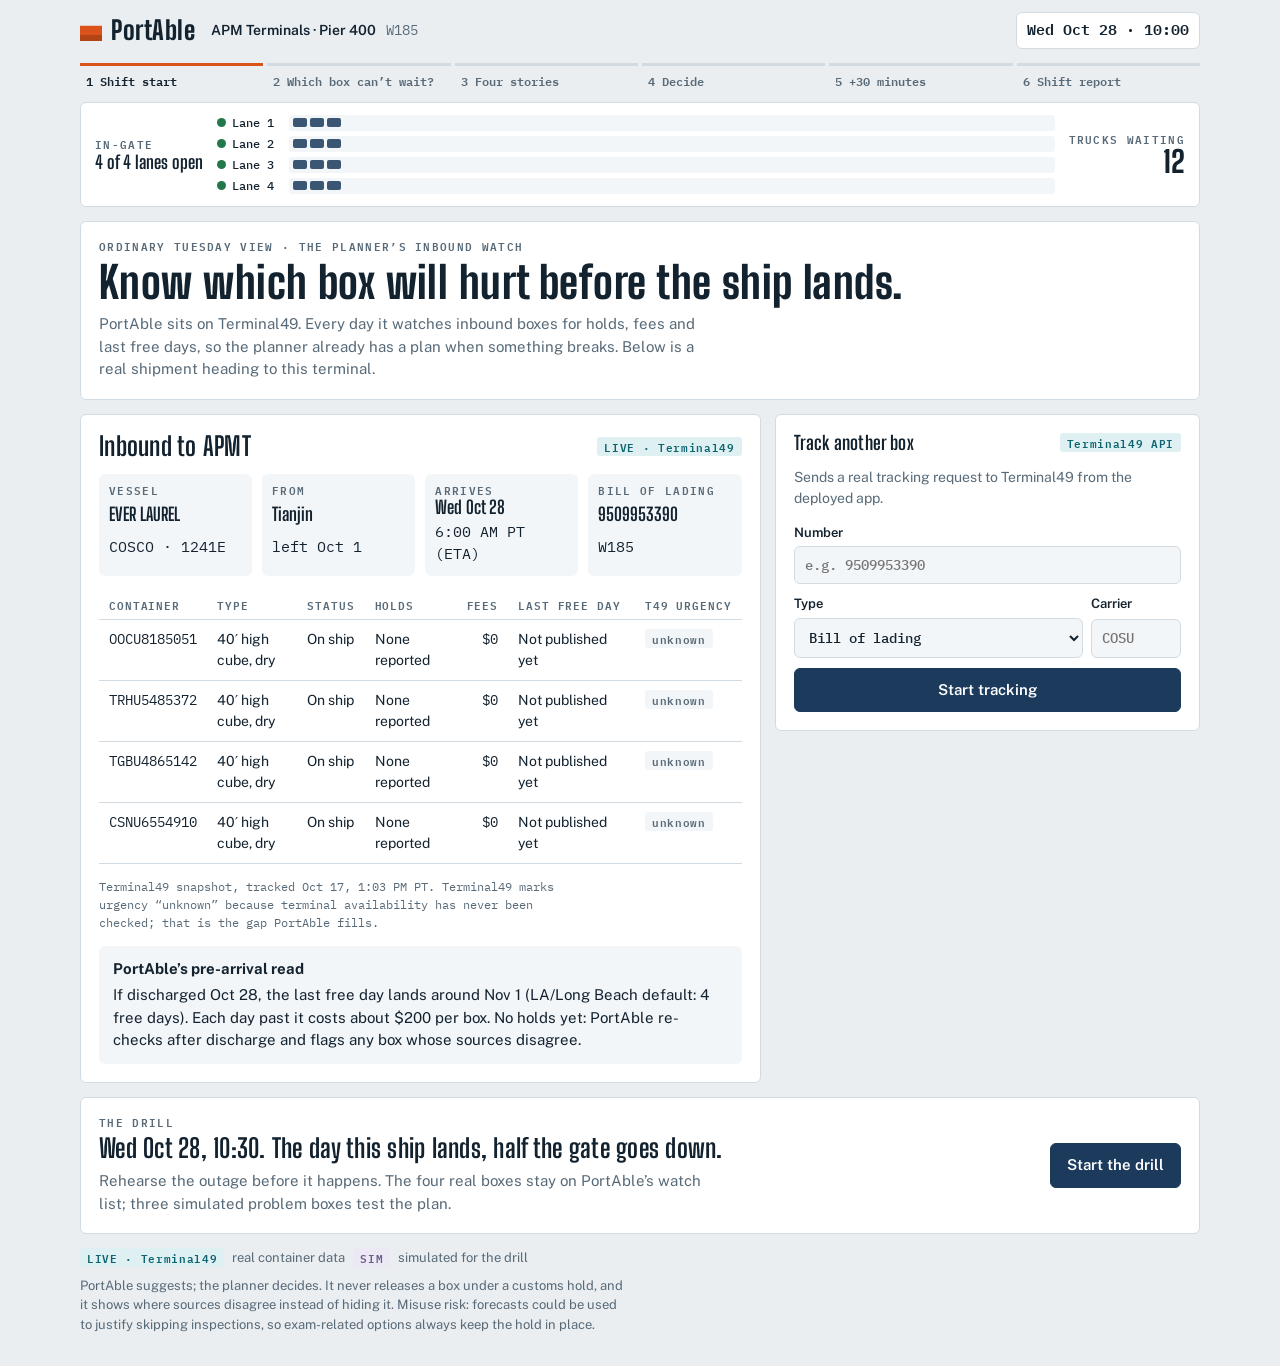
<file: index.html>
<!doctype html>
<html lang="en">
<head>
<meta charset="utf-8">
<meta name="viewport" content="width=device-width, initial-scale=1, viewport-fit=cover">
<title>PortAble</title>
<meta name="claude:viewport-fit-sides" content="cover">
<link rel="preconnect" href="https://fonts.googleapis.com">
<link rel="preconnect" href="https://fonts.gstatic.com" crossorigin>
<link rel="stylesheet" href="https://fonts.googleapis.com/css2?family=Big+Shoulders+Display:wght@600;700;800&family=IBM+Plex+Mono:wght@400;500;600&family=Public+Sans:wght@400;500;600;700&display=swap">
<style>[hidden]{display:none!important}body{margin:0}:root{padding-top:env(safe-area-inset-top,0px);padding-bottom:env(safe-area-inset-bottom,0px)}</style>
</head>
<body>
<style>
/* Layout: a planner's console. Fixed header + progress rail, a live gate strip, then one stage that changes per step. */
:root {
  --bg: #eaeef1; --surface: #ffffff; --sunk: #f3f6f8; --ink: #13222f; --muted: #586a78; --line: #d2dbe2;
  --accent: #1b3a5c; --accent-ink: #ffffff; --crane: #d9531b;
  --crit: #c22f2a; --crit-bg: #fbe9e7; --warn: #a36b00; --warn-bg: #fdf2dc; --ok: #22784a; --ok-bg: #e2f3e9;
  --live: #0d6470; --live-bg: #def0f2; --sim: #6b5a8e; --sim-bg: #ece8f4;
  --f-display: "Big Shoulders Display", "Arial Narrow", Impact, sans-serif;
  --f-body: "Public Sans", "Segoe UI", system-ui, sans-serif;
  --f-mono: "IBM Plex Mono", ui-monospace, Menlo, Consolas, monospace;
  --r: 6px;
}
@media (prefers-color-scheme: dark) { :root:not([data-theme="light"]) {
  --bg: #0e171f; --surface: #15212b; --sunk: #111c25; --ink: #e5ecf1; --muted: #93a5b3; --line: #273745;
  --accent: #9dc0ee; --accent-ink: #0e171f; --crane: #f07a3c;
  --crit: #f0756c; --crit-bg: #3a1c1b; --warn: #e6b450; --warn-bg: #33281a; --ok: #63c58e; --ok-bg: #16301f;
  --live: #6fd0db; --live-bg: #12303a; --sim: #b9a6e0; --sim-bg: #2a2440; color-scheme: dark } }
:root[data-theme="dark"] {
  --bg: #0e171f; --surface: #15212b; --sunk: #111c25; --ink: #e5ecf1; --muted: #93a5b3; --line: #273745;
  --accent: #9dc0ee; --accent-ink: #0e171f; --crane: #f07a3c;
  --crit: #f0756c; --crit-bg: #3a1c1b; --warn: #e6b450; --warn-bg: #33281a; --ok: #63c58e; --ok-bg: #16301f;
  --live: #6fd0db; --live-bg: #12303a; --sim: #b9a6e0; --sim-bg: #2a2440; color-scheme: dark }

html, body { background: var(--bg); color: var(--ink); }
body { font: 15px/1.5 var(--f-body); }
.app { max-width: 1120px; margin: 0 auto; padding-block: 12px 32px; padding-left: max(16px, env(safe-area-inset-left, 0px)); padding-right: max(16px, env(safe-area-inset-right, 0px)); display: grid; gap: 14px; }
.mono { font-family: var(--f-mono); font-variant-numeric: tabular-nums; }
h1, h2, h3 { font-family: var(--f-display); letter-spacing: .01em; line-height: 1.05; margin: 0; text-wrap: balance; }
h1 { font-size: clamp(30px, 5vw, 44px); font-weight: 800; }
h2 { font-size: 26px; font-weight: 700; }
h3 { font-size: 19px; font-weight: 700; }
p { margin: 0; max-width: 68ch; }
.eyebrow { font: 600 11px/1 var(--f-mono); text-transform: uppercase; letter-spacing: .12em; color: var(--muted); }
button { font: inherit; color: inherit; cursor: pointer; }
:focus-visible { outline: 3px solid var(--crane); outline-offset: 2px; }

/* header */
.bar { display: flex; align-items: center; gap: 16px; flex-wrap: wrap; }
.brand { font: 800 26px/1 var(--f-display); display: flex; align-items: center; gap: 9px; letter-spacing: .02em; }
.mark { width: 22px; height: 22px; background: var(--crane); clip-path: polygon(0 30%, 100% 30%, 100% 100%, 0 100%); box-shadow: inset 0 -6px 0 rgba(0,0,0,.18); }
.where { display: flex; gap: 10px; align-items: baseline; color: var(--muted); font-size: 14px; flex-wrap: wrap; }
.where b { color: var(--ink); font-weight: 600; }
.clock { margin-left: auto; font-size: 15px; font-weight: 600; background: var(--surface); border: 1px solid var(--line); padding: 6px 10px; border-radius: var(--r); }

/* progress rail: a real sequence, so numbered */
.steps ol { list-style: none; margin: 0; padding: 0; display: grid; grid-template-columns: repeat(6, 1fr); gap: 4px; counter-reset: s; }
.steps li { counter-increment: s; font: 600 12px/1.2 var(--f-mono); color: var(--muted); padding: 8px 6px 0; border-top: 3px solid var(--line); min-width: 0; }
.steps li::before { content: counter(s) " "; }
.steps li.done { border-color: var(--accent); color: var(--ink); }
.steps li.now { border-color: var(--crane); color: var(--ink); }
@media (max-width: 640px) { .steps li span { display: none; } }

/* gate strip */
.gate { background: var(--surface); border: 1px solid var(--line); border-radius: var(--r); padding: 12px 14px; display: grid; grid-template-columns: auto 1fr auto; gap: 14px; align-items: center; }
.gate .glabel { display: grid; gap: 4px; }
.gate .glabel b { font: 700 18px/1 var(--f-display); }
.lanes { display: grid; gap: 5px; min-width: 0; }
.lane { display: grid; grid-template-columns: 64px 1fr; gap: 8px; align-items: center; font: 500 12px/1 var(--f-mono); }
.lane .ln { display: flex; align-items: center; gap: 6px; }
.lane .light { width: 9px; height: 9px; border-radius: 50%; background: var(--ok); flex: none; }
.lane.down .light { background: var(--crit); }
.lane.held .light, .lane.busy .light { background: var(--warn); }
.lane .track { height: 16px; background: var(--sunk); border-radius: 3px; position: relative; overflow: hidden; display: flex; gap: 3px; align-items: center; padding: 0 4px; }
.lane.down .track { background: repeating-linear-gradient(135deg, var(--crit-bg) 0 8px, var(--sunk) 8px 16px); }
.lane .truck { width: 14px; height: 9px; border-radius: 2px; background: var(--accent); flex: none; opacity: .85; }
.lane .note { position: absolute; right: 6px; top: 50%; transform: translateY(-50%); font-size: 11px; color: var(--crit); font-weight: 600; }
.lane.held .note, .lane.busy .note { color: var(--warn); }
.qbox { text-align: right; display: grid; gap: 2px; }
.qbox b { font: 800 30px/1 var(--f-display); font-variant-numeric: tabular-nums; }
@media (max-width: 560px) { .gate { grid-template-columns: 1fr auto; } .gate .glabel { grid-column: 1 / -1; } }

/* stage */
#stage { display: grid; gap: 14px; outline: none; }
.panel { background: var(--surface); border: 1px solid var(--line); border-radius: var(--r); padding: 18px; display: grid; gap: 14px; min-width: 0; }
.lede { display: grid; gap: 8px; }
.lede p { color: var(--muted); }
.cols { display: grid; grid-template-columns: 1.6fr 1fr; gap: 14px; align-items: start; }
@media (max-width: 860px) { .cols { grid-template-columns: 1fr; } }
.row { display: flex; gap: 10px; flex-wrap: wrap; align-items: center; }
.spacer { flex: 1; }

.tag { display: inline-flex; align-items: center; gap: 5px; font: 600 11px/1 var(--f-mono); letter-spacing: .06em; padding: 4px 7px; border-radius: 3px; white-space: nowrap; }
.tag.live { color: var(--live); background: var(--live-bg); }
.tag.sim { color: var(--sim); background: var(--sim-bg); }
.tag.crit { color: var(--crit); background: var(--crit-bg); }
.tag.warn { color: var(--warn); background: var(--warn-bg); }
.tag.ok { color: var(--ok); background: var(--ok-bg); }
.tag.mute { color: var(--muted); background: var(--sunk); }
.tag.sugg { color: var(--accent); background: transparent; border: 1px solid currentColor; }

.btn { border: 1px solid var(--line); background: var(--surface); padding: 10px 16px; border-radius: var(--r); font-weight: 600; }
.btn:hover { border-color: var(--accent); }
.btn.primary { background: var(--accent); color: var(--accent-ink); border-color: var(--accent); }
.btn.primary:hover { filter: brightness(1.08); }
.btn:disabled { opacity: .5; cursor: not-allowed; }
.btn.small { padding: 6px 10px; font-size: 13px; }

/* tables */
.tablewrap { overflow-x: auto; }
table { border-collapse: collapse; width: 100%; font-size: 14px; }
th { text-align: left; font: 600 11px/1.2 var(--f-mono); text-transform: uppercase; letter-spacing: .08em; color: var(--muted); padding: 8px 10px; border-bottom: 1px solid var(--line); white-space: nowrap; }
td { padding: 9px 10px; border-bottom: 1px solid var(--line); vertical-align: top; }
td.num, th.num { text-align: right; font-family: var(--f-mono); font-variant-numeric: tabular-nums; }
tr.me td { background: var(--sunk); font-weight: 600; }
td .best { color: var(--ok); }

/* ship summary */
.ship { display: grid; grid-template-columns: repeat(4, minmax(0, 1fr)); gap: 10px; }
.ship div { display: grid; gap: 3px; background: var(--sunk); border-radius: var(--r); padding: 10px; min-width: 0; }
.ship b { font: 700 18px/1.1 var(--f-display); overflow-wrap: anywhere; }
@media (max-width: 640px) { .ship { grid-template-columns: repeat(2, minmax(0, 1fr)); } }

/* form */
.form { display: grid; gap: 10px; }
.form label { display: grid; gap: 4px; font-size: 13px; font-weight: 600; }
.form input, .form select { font: 500 14px var(--f-mono); padding: 9px 10px; border: 1px solid var(--line); border-radius: var(--r); background: var(--sunk); color: var(--ink); min-width: 0; }
.form .two { display: grid; grid-template-columns: 1fr 90px; gap: 8px; }
.result { font: 13px/1.5 var(--f-mono); background: var(--sunk); border-radius: var(--r); padding: 10px; overflow-wrap: anywhere; }
.result.err { color: var(--crit); }
.result.good { color: var(--ok); }

/* alerts + triage */
.alerts { display: grid; gap: 10px; }
.alert { display: grid; grid-template-columns: 6px 1fr auto; gap: 0 14px; background: var(--surface); border: 1px solid var(--line); border-radius: var(--r); overflow: hidden; text-align: left; padding: 0; width: 100%; }
.alert .stripe { background: var(--warn); }
.alert.crit .stripe { background: var(--crit); }
.alert .body { padding: 12px 0; display: grid; gap: 4px; min-width: 0; }
.alert .code { font: 700 22px/1 var(--f-display); display: flex; gap: 10px; align-items: center; flex-wrap: wrap; }
.alert .meta { color: var(--muted); font-size: 14px; }
.alert .side { padding: 12px 14px 12px 0; display: grid; align-content: center; justify-items: end; gap: 6px; }
.alert.open { border-color: var(--accent); }
.alert .detail { grid-column: 2 / -1; padding: 0 14px 14px 0; display: grid; gap: 10px; }
.alert .detail dl { display: grid; grid-template-columns: max-content 1fr; gap: 4px 14px; margin: 0; font-size: 14px; }
.alert .detail dt { color: var(--muted); }
.alert .detail dd { margin: 0; font-family: var(--f-mono); }
.costs { display: grid; grid-template-columns: repeat(3, minmax(0, 1fr)); gap: 10px; }
.cost { background: var(--sunk); border-radius: var(--r); padding: 12px; display: grid; gap: 4px; min-width: 0; }
.cost b { font: 800 28px/1 var(--f-display); font-variant-numeric: tabular-nums; }
.cost.top { background: var(--crit-bg); }
.cost.top b { color: var(--crit); }
@media (max-width: 640px) { .costs { grid-template-columns: 1fr; } }
.verdict { padding: 12px 14px; border-radius: var(--r); background: var(--sunk); display: grid; gap: 4px; }
.verdict.good { background: var(--ok-bg); }
.verdict.bad { background: var(--warn-bg); }

/* four stories */
.stories { display: grid; grid-template-columns: repeat(2, minmax(0, 1fr)); gap: 10px; }
@media (max-width: 640px) { .stories { grid-template-columns: 1fr; } }
.story { border: 1px solid var(--line); border-radius: var(--r); padding: 12px; display: grid; gap: 8px; min-width: 0; }
.story .src { font: 600 11px/1 var(--f-mono); text-transform: uppercase; letter-spacing: .1em; color: var(--muted); }
.story .says { font: 700 22px/1.05 var(--f-display); }
.story .says.flag { color: var(--crit); }
.story .why { font-size: 13px; color: var(--muted); }
.seg { display: inline-flex; border: 1px solid var(--line); border-radius: var(--r); overflow: hidden; }
.seg button { border: 0; background: transparent; padding: 6px 12px; font-size: 13px; font-weight: 600; }
.seg button + button { border-left: 1px solid var(--line); }
.seg button[aria-pressed="true"] { background: var(--accent); color: var(--accent-ink); }
.story .read { font-size: 13px; padding: 8px 10px; border-radius: var(--r); background: var(--sunk); }
.story .read.match { background: var(--ok-bg); }
.story .read.miss { background: var(--warn-bg); }

/* decision options */
.options { display: grid; grid-template-columns: repeat(3, minmax(0, 1fr)); gap: 10px; }
@media (max-width: 860px) { .options { grid-template-columns: repeat(2, minmax(0, 1fr)); } }
@media (max-width: 520px) { .options { grid-template-columns: 1fr; } }
.opt { text-align: left; border: 1px solid var(--line); background: var(--surface); border-radius: var(--r); padding: 12px; display: grid; gap: 8px; align-content: start; min-width: 0; }
.opt:hover:not(:disabled) { border-color: var(--accent); }
.opt[aria-pressed="true"] { border-color: var(--accent); box-shadow: inset 0 0 0 2px var(--accent); }
.opt .name { font: 700 20px/1 var(--f-display); display: flex; gap: 8px; align-items: center; flex-wrap: wrap; }
.opt .d { font-size: 13px; color: var(--muted); }
.opt dl { display: grid; grid-template-columns: 1fr auto; gap: 3px 10px; margin: 0; font-size: 13px; }
.opt dt { color: var(--muted); }
.opt dd { margin: 0; font-family: var(--f-mono); font-variant-numeric: tabular-nums; text-align: right; }
.opt dd.bad { color: var(--crit); }
.opt dd.good { color: var(--ok); }
.opt:disabled { opacity: .6; cursor: not-allowed; background: var(--sunk); }

/* run */
.runwrap { display: grid; grid-template-columns: 150px 1fr; gap: 16px; align-items: stretch; }
@media (max-width: 640px) { .runwrap { grid-template-columns: 1fr; } }
.thermo { background: var(--sunk); border-radius: var(--r); padding: 12px; display: grid; gap: 8px; justify-items: center; }
.thermo svg { width: 100%; max-width: 120px; height: auto; }
.thermo b { font: 800 30px/1 var(--f-display); font-variant-numeric: tabular-nums; }
.log { list-style: none; margin: 0; padding: 0; display: grid; gap: 6px; font-size: 14px; }
.log li { display: grid; grid-template-columns: 52px 1fr; gap: 8px; animation: in .35s ease-out; }
.log li span:first-child { font-family: var(--f-mono); color: var(--muted); }
@keyframes in { from { opacity: .2; transform: translateY(4px); } to { opacity: 1; transform: none; } }
.approvals { display: grid; gap: 8px; }
.approve { display: grid; grid-template-columns: 1fr auto; gap: 10px; align-items: center; background: var(--sunk); border-radius: var(--r); padding: 10px 12px; }
.outcome { display: grid; gap: 12px; }
.outhead { display: flex; gap: 12px; align-items: center; flex-wrap: wrap; padding: 12px 14px; border-radius: var(--r); }
.outhead.good { background: var(--ok-bg); }
.outhead.bad { background: var(--crit-bg); }
.outhead.mid { background: var(--warn-bg); }
.outhead b { font: 800 24px/1 var(--f-display); }
.stats { display: grid; grid-template-columns: repeat(4, minmax(0, 1fr)); gap: 10px; }
.stat { background: var(--sunk); border-radius: var(--r); padding: 10px 12px; display: grid; gap: 4px; min-width: 0; }
.stat b { font: 800 24px/1 var(--f-display); font-variant-numeric: tabular-nums; }
@media (max-width: 640px) { .stats { grid-template-columns: repeat(2, minmax(0, 1fr)); } }

/* report chart */
.bars { display: grid; gap: 10px; }
.barrow { display: grid; grid-template-columns: 150px 1fr; gap: 10px; align-items: center; font-size: 14px; }
.bartrack { height: 26px; display: flex; align-items: center; gap: 8px; min-width: 0; }
.barfill { display: block; height: 100%; border-radius: 3px; background: var(--muted); min-width: 2px; }
.barrow.me .barfill { background: var(--accent); }
.barval { font: 600 13px var(--f-mono); color: var(--ink); white-space: nowrap; font-variant-numeric: tabular-nums; }
@media (max-width: 520px) { .barrow { grid-template-columns: 1fr; gap: 4px; } }
.srcs { display: grid; gap: 6px; font-size: 13px; }
.srcs div { display: grid; grid-template-columns: 1.2fr 1.2fr 1fr; gap: 10px; padding-bottom: 6px; border-bottom: 1px solid var(--line); }
.srcs span:last-child { color: var(--muted); }
@media (max-width: 640px) { .srcs div { grid-template-columns: 1fr; gap: 2px; } }

.foot { display: grid; gap: 8px; color: var(--muted); font-size: 13px; }
.legend { display: flex; gap: 8px; align-items: center; flex-wrap: wrap; }
@media (prefers-reduced-motion: reduce) { * { animation: none !important; transition: none !important; } }
</style>
<div class="app">
  <header class="bar">
    <div class="brand"><span class="mark" aria-hidden="true"></span>PortAble</div>
    <div class="where"><b id="termName">APM Terminals · Pier 400</b><span class="mono" id="termCode">W185</span></div>
    <div class="clock mono" id="clock" aria-live="polite">Wed Oct 28 · 10:00</div>
  </header>

  <nav class="steps" aria-label="Drill progress"><ol id="steps"></ol></nav>

  <section class="gate" id="gate" aria-label="Gate lanes"></section>

  <main id="stage" tabindex="-1"></main>

  <footer class="foot">
    <div class="legend"><span class="tag live">LIVE · Terminal49</span> real container data <span class="tag sim">SIM</span> simulated for the drill</div>
    <p>PortAble suggests; the planner decides. It never releases a box under a customs hold, and it shows where sources disagree instead of hiding it. Misuse risk: forecasts could be used to justify skipping inspections, so exam-related options always keep the hold in place.</p>
  </footer>
</div>
<script>
// ---------- PortAble data: real Terminal49 snapshot + sourced model parameters ----------

// REAL: pulled from Terminal49 (tracking request created 2026-10-17 20:03 UTC).
// Fields keep Terminal49's own names so a live API read can drop straight in.
const T49_SNAPSHOT = {
  pulled_at: '2026-10-17T20:03:24Z',
  source: 'Terminal49 tracking (snapshot)',
  shipment: {
    bill_of_lading: '9509953390', shipping_line_scac: 'COSU', shipping_line_name: 'COSCO',
    port_of_lading_name: 'Tianjinxingang', port_of_discharge_name: 'Los Angeles',
    pod_vessel_name: 'EVER LAUREL', voyage: '1241E', pod_eta_at: '2026-10-28T13:00:00Z',
    pol_vessel_departed_at: '2026-10-01T21:31:12Z',
    pod_terminal_name: 'APM Terminals', pod_terminal_nickname: 'APMT', pod_terminal_firms_code: 'W185',
  },
  containers: ['OOCU8185051', 'TRHU5485372', 'TGBU4865142', 'CSNU6554910'].map(number => ({
    number, equipment_type: 'dry', equipment_length_ft: 40, equipment_height: 'high_cube',
    current_status: 'on_ship', available_for_pickup: false, availability_known: false,
    pickup_lfd: null, holds_at_pod_terminal: [], fees_at_pod_terminal: [], fees_total_amount: 0,
    urgency: 'unknown', urgency_reason: 'terminal availability has never been checked',
    latest_event: 'container.transport.estimated.vessel_arrived',
  })),
};

// Model parameters. `src` says where each number comes from; anything marked "assumption" is ours.
const PROFILES = {
  la: {
    name: 'Los Angeles · APM Terminals', short: 'LA',
    dataSource: 'Terminal49 (live adapter)',
    lanes: 4, lanesDown: 2, laneMin: 10,
    arrivalsPerHour: 20, initialQueue: 12,
    freeWaitMin: 60, truckWaitPerHour: 100,
    freeDays: 4, demurrageDay: 200, reeferMult: 3.5,
    reeferValue: 180000,
    examMin: 35, plugExamMin: 60, laneBlockMin: 45, gateHoldMin: 45, rerouteMin: 10, detectMin: 5,
    excursionMin: 30, reeferRoundMin: 120,
    illustrative: false,
  },
  tianjin: {
    name: 'Tianjin · illustrative profile', short: 'TJ',
    dataSource: 'Port community system (adapter to build)',
    lanes: 6, lanesDown: 3, laneMin: 8,
    arrivalsPerHour: 34, initialQueue: 18,
    freeWaitMin: 90, truckWaitPerHour: 40,
    freeDays: 7, demurrageDay: 120, reeferMult: 3,
    reeferValue: 180000,
    examMin: 40, plugExamMin: 75, laneBlockMin: 45, gateHoldMin: 45, rerouteMin: 10, detectMin: 5,
    excursionMin: 30, reeferRoundMin: 120,
    illustrative: true,
  },
};

const SOURCES_NOTE = [
  ['Free time before demurrage, LA/Long Beach', '3–5 days, 4 most common', 'FreightFigures, 2026'],
  ['Demurrage, first days past free time (dry)', '$175–$225 per day → we use $200', 'FreightFigures, 2026'],
  ['Reefer demurrage', 'about 3–4× dry → we use 3.5×', 'FreightFigures, 2026'],
  ['Truck waiting time', '1–2 h free, then charged per hour → we use 1 h free, $100/h', 'Ship4wd drayage guide'],
  ['Average truck turn time, LA/LB', 'about 90 minutes', 'Harbor Trucking Assn via TT News (2017)'],
  ['Reefer cargo value', '"several hundred thousand USD" per box → we use $180,000', 'Swedish Club cargo advice'],
  ['Reefer warming rate after a unit fault', '5 °C per hour (return air)', 'Assumption: no public rate; depends on box, cargo, weather'],
  ['Manual reefer checks without PortAble', 'every 2 hours', 'Assumption: terminals check plugs on rounds'],
  ['Gate service time, exam and hold durations', '10 min per truck per lane; 35–60 min exams', 'Assumption: stylized terminal'],
];

// The drill: the moment a terminal planner has to decide.
const DRILL = {
  date: 'Wed Oct 28', start: '10:00', decisionAt: '10:30',
  setC: -18, limitC: -12, warmPerHour: 5, coolPerHour: 6, tempAtDecision: -14.5,
  focus: {
    C184: { code: 'C184', kind: 'reefer', label: 'Refrigerated · frozen seafood', value: 180000,
      stories: {
        carrier: { says: 'EMPTY', note: 'Manifest filed by the shipping line before sailing.', trust: 'doubt',
          why: 'Paperwork from weeks ago, and today’s scale contradicts it.' },
        scale: { says: 'HEAVY · 26.4 t', note: 'Weighed at the terminal this morning.', trust: 'trust',
          why: 'A physical reading taken today on a calibrated scale.' },
        customs: { says: 'HOLD · agriculture exam', note: 'A legal hold. Only customs can lift it.', trust: 'binding',
          why: 'Binding whether you believe it or not. Release stays locked.' },
        reefer: { says: 'WARMING · −14.5 °C, set −18 °C', note: 'Live plug sensor, every 5 minutes.', trust: 'trust',
          why: 'A live sensor. The clock it starts is the reason this box can’t wait.' },
      } },
    C392: { code: 'C392', kind: 'dry', label: 'General cargo · past last free day', waitedMin: 70 },
    C510: { code: 'C510', kind: 'dry', label: 'General cargo · truck was in Lane 2', delayMin: 20 },
  },
};

const ACTIONS = {
  reroute: { label: 'Reroute to reefer stack', short: 'REROUTE', desc: 'Move it to a working plug. The customs hold stays; no exam requested yet.' },
  plugExam: { label: 'Plug in + request exam', short: 'PLUG + EXAM', desc: 'Move it to a working plug and ask customs for a perishables-priority exam there.' },
  inspect: { label: 'Inspect now', short: 'INSPECT', desc: 'Send it to the exam lane unplugged to settle the weight question first.' },
  wait: { label: 'Wait', short: 'WAIT', desc: 'Leave it where it is and keep the gate moving.' },
  holdGate: { label: 'Hold the whole gate', short: 'HOLD GATE', desc: 'The “bang”: stop every lane until this box is sorted out.' },
  release: { label: 'Release', short: 'RELEASE', desc: 'Locked: customs has a hold on this box.', locked: true },
};

if (typeof module !== 'undefined') module.exports = { T49_SNAPSHOT, PROFILES, SOURCES_NOTE, DRILL, ACTIONS };

</script>
<script>
// ---------- PortAble engine: one terminal gate, one shift, three ways to run it ----------
// Pure and deterministic for a given seed. 5-minute steps from 10:00 to 14:00.
// Half the gate lanes go down at 10:30 for two hours.
const STEP = 5, STEPS = 48, OUTAGE_STEP = 6, OUTAGE_MIN = 120, T0 = 30; // T0 = minutes after 10:00 when the drill decision lands
const POLICIES = {
  fcfs: { name: 'First come, first served', short: 'FCFS', desc: 'Trucks are served in arrival order. A problem box is found when it reaches a lane, and stops that lane.' },
  hold: { name: 'Hold everything', short: 'HOLD', desc: 'When the lanes go down, stop the gate and sweep the yard. Any new problem box stops the gate again.' },
  portable: { name: 'PortAble', short: 'PORTABLE', desc: 'Reconcile every source when a box lands, divert problem boxes to an exception bay, plug in warming reefers first, and serve trucks by cost of delay.' },
};

function mulberry(seed) {
  return function () {
    seed |= 0; seed = seed + 0x6D2B79F5 | 0;
    let t = Math.imul(seed ^ seed >>> 15, 1 | seed);
    t = t + Math.imul(t ^ t >>> 7, 61 | t) ^ t;
    return ((t ^ t >>> 14) >>> 0) / 4294967296;
  };
}
function poisson(r, lam) { const L = Math.exp(-lam); let k = 0, p = 1; do { k++; p *= r(); } while (p > L); return k - 1; }
function expo(r, mean) { return -mean * Math.log(1 - r()); }
const clockAt = min => { const m = 600 + Math.round(min); return String(Math.floor(m / 60)).padStart(2, '0') + ':' + String(((m % 60) + 60) % 60).padStart(2, '0'); };

// Trucks arrive (Poisson), each for one box. Some boxes are reefers, some must leave today (last free day),
// some carry a conflict that needs a customs exam, and some reefers develop a unit fault (time to the
// safe-temperature limit is exponential, mean 60 min).
function makeBoxes(cfg, r) {
  const boxes = [];
  const gen = arrive => {
    const reefer = r() < 0.10;
    const b = { arrive, truck: true, reefer, lfdToday: r() < 0.2, exception: r() < 0.05, fault: null, value: reefer ? cfg.reeferValue : 0, code: null };
    if (reefer && r() < 0.15) b.fault = { start: Math.floor(r() * 180), ttl: Math.max(10, Math.round(expo(r, 60))) };
    boxes.push(b);
  };
  for (let i = 0; i < cfg.initialQueue; i++) gen(-Math.floor(r() * 50));
  for (let s = 0; s < STEPS; s++) {
    const n = poisson(r, cfg.arrivalsPerHour * STEP / 60);
    for (let k = 0; k < n; k++) gen(s * STEP + Math.floor(r() * STEP));
  }
  boxes.sort((a, c) => a.arrive - c.arrive);
  return boxes;
}

// The drill's three boxes, injected into a seeded background shift.
function injectDrill(boxes, cfg, D) {
  const F = D.focus;
  // C184: a yard box (no truck can take it while customs holds it). Its unit started failing at 09:48:
  // −18 °C rising 5 °C/h reaches −14.5 °C at 10:30 and the −12 °C limit at 11:00.
  const faultStart = T0 - Math.round((D.tempAtDecision - D.setC) / D.warmPerHour * 60);
  const ttl = Math.round((D.limitC - D.setC) / D.warmPerHour * 60);
  boxes.push({ code: 'C184', arrive: -240, truck: false, reefer: true, lfdToday: false, exception: true, value: F.C184.value, fault: { start: faultStart, ttl } });
  // C392: its truck has waited 70 min by 10:30 (past the 1 h free time) and today is its last free day.
  // Its box only becomes available at 10:30, so the truck rejoins the line then.
  boxes.push({ code: 'C392', arrive: T0 - F.C392.waitedMin, queuedAt: T0, availAt: T0, truck: true, reefer: false, lfdToday: true, exception: false, value: 0, fault: null });
  // C510: its truck was mid-transaction in Lane 2 when the lane went down.
  boxes.push({ code: 'C510', arrive: T0 - 5, availAt: T0, truck: true, reefer: false, lfdToday: false, exception: false, value: 0, fault: null, front: true });
  boxes.sort((a, c) => a.arrive - c.arrive);
}

function costOfDelay(b, t, cfg) {
  // expected cost of making this truck wait one more hour
  const wait = t - b.arrive;
  let c = 0;
  if (wait + 60 > cfg.freeWaitMin) c += cfg.truckWaitPerHour * Math.min(1, (wait + 60 - cfg.freeWaitMin) / 60);
  if (b.lfdToday) c += cfg.demurrageDay * (b.reefer ? cfg.reeferMult : 1) * 0.5;
  return c;
}

// opts.drill: DRILL object; opts.action: what the planner does with C184 at 10:30;
// opts.approveOthers: PortAble's calls on C392/C510 approved (default true when policy is portable)
function runShift(cfg, policy, seed, opts = {}) {
  const r = mulberry(seed);
  const boxes = makeBoxes(cfg, r);
  const D = opts.drill;
  if (D) injectDrill(boxes, cfg, D);
  boxes.forEach((b, i) => Object.assign(b, { id: i, exit: null, fixAt: null, examStart: null, examEnd: null, notBefore: b.availAt !== undefined ? b.availAt : null }));
  const qpos = b => b.queuedAt !== undefined ? b.queuedAt : b.arrive;   // place in an arrival-order line
  const smart = policy === 'portable';
  const approve = opts.approveOthers !== undefined ? opts.approveOthers : smart;

  // PortAble reconciles sources when a box is discharged, so it knows about conflicts before the truck arrives.
  if (smart) boxes.forEach(b => { if (b.exception && !b.code) { b.examStart = b.arrive - 60; b.examEnd = b.examStart + cfg.examMin; } });

  let acc = 0, deduct = 0, holdUntil = -1, holdsLeft = 2;
  const laneBlocks = [];
  const timeline = [];
  const events = [];
  const by = code => boxes.find(b => b.code === code);
  // opts.noBump: the planner rejected PortAble's call to move C392 up the queue
  const cd = (b, t) => (opts.noBump && b.code === 'C392') ? 0 : costOfDelay(b, t, cfg);

  // the drill decision on C184, applied at 10:30
  function applyAction(t) {
    const c = by('C184'); if (!c) return;
    const a = opts.action || 'wait';
    if (a === 'reroute') { c.fixAt = t + cfg.rerouteMin; deduct += 0.5; events.push([t, 'C184 moved to a working reefer plug. Customs hold still on.']); }
    if (a === 'plugExam') { c.fixAt = t + cfg.rerouteMin; c.examStart = c.fixAt; c.examEnd = c.fixAt + cfg.plugExamMin; deduct += 0.5; events.push([t, 'C184 moved to a working plug; perishables exam requested at the stack.']); }
    if (a === 'inspect') { laneBlocks.push(t + 15); c.examStart = t; c.examEnd = t + cfg.examMin; c.fixAt = t + cfg.examMin; events.push([t, 'C184 sent to the exam lane, unplugged. One lane busy for 15 min.']); }
    if (a === 'holdGate') { holdUntil = Math.max(holdUntil, t + cfg.gateHoldMin); c.fixAt = t + 15; c.examStart = t; c.examEnd = t + cfg.examMin; events.push([t, 'Gate held for ' + cfg.gateHoldMin + ' min. Crew plugs C184 in.']); }
    if (a === 'wait') events.push([t, 'C184 left where it is.']);
  }

  for (let s = 0; s < STEPS; s++) {
    const t = s * STEP;
    const outage = s >= OUTAGE_STEP && t < OUTAGE_STEP * STEP + OUTAGE_MIN;
    if (s === OUTAGE_STEP) events.push([t, 'Lanes 2 and 3 go down.']);
    if (s === OUTAGE_STEP + OUTAGE_MIN / STEP) events.push([t, 'Lanes 2 and 3 back up.']);
    if (D && t === T0) {
      applyAction(t);
      const c510 = by('C510');
      if (c510) { if (approve) events.push([t, 'C510 reassigned from Lane 2 to Lane 1.']); else { c510.notBefore = t + D.focus.C510.delayMin; events.push([t, 'C510 waits for Lane 2.']); } }
      const c392 = by('C392');
      if (c392 && smart) events.push([t, opts.noBump ? 'C392 joins the back of the line.' : 'C392 moved to the next free slot.']);
    }

    // hold everything: stop the gate at the outage and sweep the yard
    if (policy === 'hold' && s === OUTAGE_STEP) {
      holdUntil = Math.max(holdUntil, t + cfg.gateHoldMin);
      events.push([t, 'Gate held for a yard sweep.']);
      boxes.forEach(b => {
        if (b.exit !== null || b.code === 'C184') return;
        if (b.exception && b.examStart === null && b.arrive <= t + 60) { b.examStart = t; b.examEnd = t + cfg.examMin; }
        if (b.fault && b.fault.start <= t && b.fixAt === null) b.fixAt = holdUntil;
      });
    }
    // Without PortAble, a failing reefer unit is found on the next manual reefer round (or when it leaves)
    if (!smart && t > 0 && (t + 600) % cfg.reeferRoundMin === 0) boxes.forEach(b => {
      if (b.fault && b.fault.start <= t && b.fixAt === null && b.exit === null) b.fixAt = t + cfg.rerouteMin;
    });
    // PortAble: a warming reefer is detected from its plug sensor and moved to a working plug
    if (smart) boxes.forEach(b => {
      if (!b.fault || b.code || b.fixAt !== null || b.exit !== null) return;
      if (b.fault.start + cfg.detectMin <= t) { b.fixAt = t + cfg.rerouteMin; deduct += 0.5; }
    });

    let lanesUp = cfg.lanes - (outage ? cfg.lanesDown : 0) - laneBlocks.filter(e => e > t).length;
    if (t < holdUntil) lanesUp = 0;
    lanesUp = Math.max(0, lanesUp);
    acc += lanesUp * STEP / cfg.laneMin - deduct; deduct = 0;
    if (lanesUp === 0) acc = Math.min(acc, 0);

    const present = boxes.filter(b => b.truck && b.exit === null && b.arrive <= t);
    let order;
    if (smart) order = present.filter(b => !b.exception || (b.examEnd !== null && b.examEnd <= t))
      .sort((a, c) => (c.front ? 1 : 0) - (a.front ? 1 : 0) || cd(c, t) - cd(a, t) || qpos(a) - qpos(c));
    else order = present.filter(b => !(b.examStart !== null && (b.examEnd === null || b.examEnd > t))).sort((a, c) => (c.front ? 1 : 0) - (a.front ? 1 : 0) || qpos(a) - qpos(c));

    let served = 0;
    for (const b of order) {
      if (acc < 1 || (t < holdUntil)) break;
      if (b.notBefore !== null && t < b.notBefore) continue;
      if (b.exception && b.examEnd === null) {
        // found at the gate
        if (policy === 'hold' && holdsLeft > 0) {
          holdsLeft--; holdUntil = t + 30; b.examStart = t; b.examEnd = t + cfg.examMin;
          events.push([t, 'Problem box at the gate: gate held 30 min.']);
          break;
        }
        laneBlocks.push(t + cfg.laneBlockMin); b.examStart = t + cfg.laneBlockMin; b.examEnd = b.examStart + cfg.examMin; acc -= 1;
        continue;
      }
      if (b.exception && b.examEnd > t) continue;
      b.exit = t + STEP / 2; acc -= 1; served++;
    }
    const q = boxes.filter(b => b.truck && b.exit === null && b.arrive <= t + STEP);
    timeline.push({ t, lanesUp, queue: q.length, served, held: t < holdUntil });
  }

  const END = STEPS * STEP;
  let truckCost = 0, demurrage = 0, spoiled = 0, waitSum = 0, trucks = 0, out = 0, spoiledBoxes = 0;
  for (const b of boxes) {
    if (b.truck) {
      const wait = (b.exit !== null ? b.exit : END) - b.arrive;
      waitSum += wait; trucks++;
      truckCost += Math.max(0, wait - cfg.freeWaitMin) / 60 * cfg.truckWaitPerHour;
      if (b.exit !== null) out++;
    }
    if (b.lfdToday && b.exit === null) demurrage += cfg.demurrageDay * (b.reefer ? cfg.reeferMult : 1);
    // a problem box whose exam never finishes today stays another day
    else if (b.exception && b.exit === null && (b.examEnd === null || b.examEnd > END)) demurrage += cfg.demurrageDay * (b.reefer ? cfg.reeferMult : 1);
    if (b.fault) b.loss = lossOf(b, cfg, END); else b.loss = 0;
    if (b.loss > 0) { spoiled += b.loss; if (b.loss >= b.value * 0.5) spoiledBoxes++; }
  }
  const fees = truckCost + demurrage;
  return {
    policy, seed, boxes, timeline, events: events.map((e, i) => [e[0], e[1], i]).sort((a, c) => a[0] - c[0] || a[2] - c[2]),
    spoiled: Math.round(spoiled), truckCost: Math.round(truckCost), demurrage: Math.round(demurrage), fees: Math.round(fees),
    total: Math.round(spoiled + fees), avgWait: trucks ? waitSum / trucks : 0, out, trucks, spoiledBoxes,
  };
}

// Expected claim on a reefer: once past its safe limit, the chance the load is rejected grows to 100%
// over `excursionMin` minutes. The clock stops when it is plugged into a working unit or leaves on a truck.
function lossOf(b, cfg, END) {
  const stop = Math.min(b.fixAt !== null ? b.fixAt : Infinity, b.exit !== null ? b.exit : Infinity, END);
  if (stop <= b.fault.start) return 0;
  const over = Math.max(0, stop - (b.fault.start + b.fault.ttl));
  return b.value * Math.min(1, over / cfg.excursionMin);
}

// C184's return-air temperature over time under a given run
function c184Temp(run, D, t) {
  const c = run.boxes.find(b => b.code === 'C184');
  const fixAt = c.fixAt !== null ? c.fixAt : Infinity;
  if (t <= fixAt) return D.setC + D.warmPerHour * (t - c.fault.start) / 60;
  const peak = D.setC + D.warmPerHour * (fixAt - c.fault.start) / 60;
  return Math.max(D.setC, peak - D.coolPerHour * (t - fixAt) / 60);
}

// What each option looks like 30 minutes after the decision, and at the end of the shift.
function forecast(cfg, D, seed) {
  const base = runShift(cfg, 'portable', seed, { drill: D, action: 'wait' });
  const qAt = (run, t) => run.timeline[Math.round(t / STEP)].queue;
  const out = {};
  for (const a of ['reroute', 'plugExam', 'inspect', 'wait', 'holdGate']) {
    const run = a === 'wait' ? base : runShift(cfg, 'portable', seed, { drill: D, action: a });
    const c = run.boxes.find(b => b.code === 'C184');
    const temp30 = c184Temp(run, D, T0 + 30);
    const q0 = qAt(base, T0 + 30), q1 = qAt(run, T0 + 30);
    out[a] = {
      action: a, run, temp30, peak: Math.max(...[0, 10, 20, 30, 40, 60].map(m => c184Temp(run, D, T0 + m))),
      cargoLoss: Math.round(c.loss), cargoSafe: c.loss === 0,
      congestion: q0 ? Math.round((q1 - q0) / q0 * 100) : 0,
      delayMin: Math.round(run.avgWait - base.avgWait),
      fees: run.fees, total: run.total,
      holdCleared: c.examEnd !== null ? clockAt(c.examEnd) : null,
    };
  }
  const best = Object.values(out).sort((a, c) => a.total - c.total)[0];
  return { options: out, suggested: best.action };
}

// Triage: what does it cost if nobody acts on each box for the next 30 minutes?
function triage(cfg, D) {
  const ttlLeft = (D.limitC - D.tempAtDecision) / D.warmPerHour * 60; // minutes until C184 crosses its limit
  const lateFix = T0 + 30 + cfg.rerouteMin;                              // acting 30 min late
  const over = Math.max(0, lateFix - (T0 + ttlLeft));
  return {
    C184: { cost: Math.round(D.focus.C184.value * Math.min(1, over / cfg.excursionMin)), why: 'crosses −12 °C in ' + Math.round(ttlLeft) + ' min; acting 30 min late risks the load', irreversible: true },
    C392: { cost: Math.round(cfg.truckWaitPerHour * 0.5), why: 'truck already past its free hour: +$' + cfg.truckWaitPerHour + '/h; last free day today', irreversible: false },
    C510: { cost: Math.round(cfg.truckWaitPerHour * Math.max(0, (D.focus.C510.delayMin + 30 - cfg.freeWaitMin + 5)) / 60), why: 'stuck in a dead lane: +' + D.focus.C510.delayMin + ' min until reassigned; still inside its free hour', irreversible: false },
  };
}

// Monte Carlo: the same three policies across many random outages.
function benchmark(cfg, n = 300, seed0 = 1000) {
  const res = {};
  for (const p of Object.keys(POLICIES)) {
    const runs = [];
    for (let i = 0; i < n; i++) runs.push(runShift(cfg, p, seed0 + i));
    const mean = k => runs.reduce((s, x) => s + x[k], 0) / n;
    const pct = (k, q) => { const v = runs.map(x => x[k]).sort((a, c) => a - c); return v[Math.min(n - 1, Math.floor(q * n))]; };
    res[p] = { spoiled: mean('spoiled'), fees: mean('fees'), avgWait: mean('avgWait'), out: mean('out'), total: mean('total'), p90: pct('total', 0.9) };
  }
  return { n, res };
}

if (typeof module !== 'undefined') module.exports = { STEP, STEPS, T0, OUTAGE_STEP, OUTAGE_MIN, POLICIES, runShift, forecast, triage, benchmark, c184Temp, clockAt, lossOf };

</script>
<script>
// ---------- PortAble interface ----------
const SEED = 7;
const UI_STEPS = ['Shift start', 'Which box can’t wait?', 'Four stories', 'Decide', '+30 minutes', 'Shift report'];
const LA = PROFILES.la;
const FC = forecast(LA, DRILL, SEED);          // every option, run to the end of the shift
const BASE = FC.options.wait.run;               // "do nothing about C184" reference run
const TRI = triage(LA, DRILL);
const S = { step: 0, open: null, picked: null, trust: {}, trustChecked: false, action: null, approveC510: true, approveC392: true,
  run: null, runIdx: T0 / STEP, timer: null, profile: 'la', bench: {}, track: null, tracking: false, form: { number: '', type: 'bill_of_lading', scac: '' } };

const $ = (sel, el = document) => el.querySelector(sel);
const money = n => '$' + Math.round(n).toLocaleString('en-US');
const esc = s => String(s).replace(/[&<>"]/g, c => ({ '&': '&amp;', '<': '&lt;', '>': '&gt;', '"': '&quot;' }[c]));
const tC = v => (v < 0 ? '−' : '') + Math.abs(v).toFixed(1) + ' °C';
const sign = n => (n > 0 ? '+' : n < 0 ? '−' : '±') + Math.abs(n);
const OPTION_ORDER = ['reroute', 'plugExam', 'inspect', 'wait', 'holdGate', 'release'];

// ---------- the gate strip ----------
function gateHTML(t, tl) {
  const outage = t >= OUTAGE_STEP * STEP && t < OUTAGE_STEP * STEP + OUTAGE_MIN;
  const expectUp = 4 - (outage ? 2 : 0);
  const blocked = Math.max(0, expectUp - tl.lanesUp);
  const lanes = [1, 2, 3, 4].map(n => {
    if (tl.held) return { n, st: 'held', note: 'HELD' };
    if (outage && (n === 2 || n === 3)) return { n, st: 'down', note: 'DOWN' };
    if (blocked && n === 4) return { n, st: 'busy', note: 'EXAM' };
    return { n, st: 'up', note: '' };
  });
  const up = lanes.filter(l => l.st === 'up').length;
  const per = up ? Math.min(10, Math.ceil(tl.queue / up)) : 0;
  return `<div class="glabel"><span class="eyebrow">In-gate</span><b>${up} of 4 lanes open</b></div>
    <div class="lanes">${lanes.map(l => `<div class="lane ${l.st}"><span class="ln"><i class="light"></i>Lane ${l.n}</span>
      <span class="track">${l.st === 'up' ? '<i class="truck"></i>'.repeat(per) : ''}${l.note ? `<span class="note">${l.note}</span>` : ''}</span></div>`).join('')}</div>
    <div class="qbox"><span class="eyebrow">Trucks waiting</span><b>${tl.queue}</b></div>`;
}
function gateState() {
  if (S.step === 0) return [0, BASE.timeline[0]];
  if (S.step <= 3) return [T0, BASE.timeline[T0 / STEP]];
  if (S.step === 4 && S.run) return [S.runIdx * STEP, S.run.timeline[S.runIdx]];
  const run = S.run || BASE; return [STEPS * STEP, run.timeline[STEPS - 1]];
}

// ---------- step 0: an ordinary day, with real Terminal49 data ----------
function stepShift() {
  const sh = T49_SNAPSHOT.shipment;
  const pulled = new Date(T49_SNAPSHOT.pulled_at).toLocaleString('en-US', { timeZone: 'America/Los_Angeles', month: 'short', day: 'numeric', hour: 'numeric', minute: '2-digit' });
  const rows = T49_SNAPSHOT.containers.map(c => `<tr>
      <td class="mono">${c.number}</td><td>40′ high cube, dry</td><td>On ship</td>
      <td>${c.holds_at_pod_terminal.length ? 'Yes' : 'None reported'}</td><td class="num">${money(c.fees_total_amount)}</td>
      <td>Not published yet</td><td><span class="tag mute">${esc(c.urgency)}</span></td></tr>`).join('');
  const t = S.track;
  const result = t ? `<div class="result ${t.ok ? 'good' : 'err'}" role="status">${t.ok
      ? `Tracking request created · status <b>${esc(t.status || 'pending')}</b><br>id ${esc(t.id || '')}<br>Terminal49 will attach the shipment as soon as the carrier confirms it.`
      : esc(t.error)}</div>` : '';
  return `<section class="panel lede">
      <span class="eyebrow">Ordinary Tuesday view · the planner’s inbound watch</span>
      <h1>Know which box will hurt before the ship lands.</h1>
      <p>PortAble sits on Terminal49. Every day it watches inbound boxes for holds, fees and last free days, so the planner already has a plan when something breaks. Below is a real shipment heading to this terminal.</p>
    </section>
    <div class="cols">
      <section class="panel">
        <div class="row"><h2>Inbound to APMT</h2><span class="spacer"></span><span class="tag live">LIVE · Terminal49</span></div>
        <div class="ship">
          <div><span class="eyebrow">Vessel</span><b>${sh.pod_vessel_name}</b><span class="mono">${sh.shipping_line_name} · ${sh.voyage}</span></div>
          <div><span class="eyebrow">From</span><b>Tianjin</b><span class="mono">left Oct 1</span></div>
          <div><span class="eyebrow">Arrives</span><b>Wed Oct 28</b><span class="mono">6:00 AM PT (ETA)</span></div>
          <div><span class="eyebrow">Bill of lading</span><b class="mono">${sh.bill_of_lading}</b><span class="mono">${sh.pod_terminal_firms_code}</span></div>
        </div>
        <div class="tablewrap"><table>
          <thead><tr><th>Container</th><th>Type</th><th>Status</th><th>Holds</th><th class="num">Fees</th><th>Last free day</th><th>T49 urgency</th></tr></thead>
          <tbody>${rows}</tbody></table></div>
        <p class="mono" style="font-size:12px;color:var(--muted)">Terminal49 snapshot, tracked ${pulled} PT. Terminal49 marks urgency “unknown” because terminal availability has never been checked; that is the gap PortAble fills.</p>
        <div class="verdict"><b>PortAble’s pre-arrival read</b>
          <span>If discharged Oct 28, the last free day lands around Nov 1 (LA/Long Beach default: 4 free days). Each day past it costs about ${money(LA.demurrageDay)} per box. No holds yet: PortAble re-checks after discharge and flags any box whose sources disagree.</span></div>
      </section>
      <section class="panel">
        <div class="row"><h3>Track another box</h3><span class="spacer"></span><span class="tag live">Terminal49 API</span></div>
        <p style="font-size:14px;color:var(--muted)">Sends a real tracking request to Terminal49 from the deployed app.</p>
        <form class="form" id="trackForm" novalidate>
          <label for="tNum">Number<input id="tNum" name="number" autocomplete="off" placeholder="e.g. 9509953390" value="${esc(S.form.number)}" required></label>
          <div class="two">
            <label for="tType">Type<select id="tType" name="type">${[['bill_of_lading', 'Bill of lading'], ['booking_number', 'Booking'], ['container', 'Container (beta)']].map(([v, n]) => `<option value="${v}" ${S.form.type === v ? 'selected' : ''}>${n}</option>`).join('')}</select></label>
            <label for="tScac">Carrier<input id="tScac" name="scac" maxlength="4" placeholder="COSU" autocomplete="off" value="${esc(S.form.scac)}"></label>
          </div>
          <button class="btn primary" type="submit" ${S.tracking ? 'disabled' : ''}>${S.tracking ? 'Sending…' : 'Start tracking'}</button>
        </form>
        ${result}
      </section>
    </div>
    <section class="panel">
      <div class="row"><div class="lede"><span class="eyebrow">The drill</span><h2>Wed Oct 28, 10:30. The day this ship lands, half the gate goes down.</h2>
        <p>Rehearse the outage before it happens. The four real boxes stay on PortAble\u2019s watch list; three simulated problem boxes test the plan.</p></div>
        <span class="spacer"></span><button class="btn primary" data-act="go" data-step="1">Start the drill</button></div>
    </section>`;
}

// ---------- step 1: which box can't wait? ----------
const ALERTS = [
  { code: 'C184', level: 'crit', head: 'Reefer temp rising', meta: 'Critical in 30 min', kind: DRILL.focus.C184.label,
    dl: [['Reefer', '−14.5 °C (set −18), rising 5 °C/h'], ['Customs', 'Hold'], ['Gate', 'No truck yet (held box)']] },
  { code: 'C392', level: 'warn', head: 'Charges accumulating', meta: '+$100/hr', kind: DRILL.focus.C392.label,
    dl: [['Truck', 'Waiting 70 min (1 h free)'], ['Last free day', 'Today'], ['Charges', '$100 per hour of waiting']] },
  { code: 'C510', level: 'warn', head: 'Lane blocked', meta: '+20 min delay', kind: DRILL.focus.C510.label,
    dl: [['Truck', 'Was in Lane 2 when it went down'], ['Waited', '5 min'], ['Delay', '+20 min until reassigned']] },
];
function stepTriage() {
  const alerts = ALERTS.map(a => {
    const open = S.open === a.code;
    return `<div class="alert ${a.level} ${open ? 'open' : ''}">
      <span class="stripe"></span>
      <button class="body" data-act="open" data-code="${a.code}" aria-expanded="${open}" style="border:0;background:none;text-align:left">
        <span class="code">${a.code} <span class="tag sim">SIM</span></span>
        <span><b>${a.head}</b> · ${a.meta}</span><span class="meta">${a.kind}</span>
      </button>
      <span class="side"><span class="tag ${a.level}">${a.level === 'crit' ? 'CRITICAL' : 'WATCH'}</span></span>
      ${open ? `<div class="detail"><dl>${a.dl.map(([k, v]) => `<dt>${k}</dt><dd>${v}</dd>`).join('')}</dl>
        <div class="row"><button class="btn primary small" data-act="pick" data-code="${a.code}">This one can’t wait</button></div></div>` : ''}
    </div>`;
  }).join('');
  let verdict = '';
  if (S.picked) {
    const right = S.picked === 'C184';
    const costs = ['C184', 'C392', 'C510'].map(c => `<div class="cost ${c === 'C184' ? 'top' : ''}"><span class="eyebrow">${c} · if nobody acts for 30 min</span>
        <b>${money(TRI[c].cost)}</b><span style="font-size:13px">${esc(TRI[c].why)}</span></div>`).join('');
    verdict = `<section class="panel">
      <div class="verdict ${right ? 'good' : 'bad'}"><b>${right ? 'Right call. C184 is the only one that can’t be undone.' : S.picked + ' can wait. C184 can’t.'}</b>
        <span>${right ? 'Fees and delays come back down. A load past its safe temperature stays lost.' : 'Its cost grows slowly and comes back down once handled. C184 crosses its safe temperature in 30 minutes, and a spoiled load stays spoiled.'}</span></div>
      <div class="costs">${costs}</div>
      <p style="font-size:13px;color:var(--muted)">Ranked by expected cost of waiting 30 minutes. C184: chance the load is rejected grows to 100% over 30 min past −12 °C, times a ${money(DRILL.focus.C184.value)} cargo value.</p>
      <div class="row">${right ? '' : '<button class="btn" data-act="repick">Pick again</button>'}<span class="spacer"></span>
        <button class="btn primary" data-act="go" data-step="2">Open C184’s four stories</button></div>
    </section>`;
  }
  return `<section class="panel lede"><span class="eyebrow">10:30 · Lanes 2 and 3 down · ${BASE.trucks} trucks booked this shift</span>
      <h1>Three boxes need attention. Which one can’t wait?</h1>
      <p>Open each alert to see its situation, then pick the box that has to be handled first.</p></section>
    <section class="panel"><div class="row"><h2>Active alerts</h2></div><div class="alerts">${alerts}</div></section>${verdict}`;
}

// ---------- step 2: one box, four stories ----------
const SRC_NAMES = { carrier: 'Carrier manifest', scale: 'Terminal scale', customs: 'Customs', reefer: 'Reefer plug' };
function stepStories() {
  const st = DRILL.focus.C184.stories;
  const all = Object.keys(st).every(k => S.trust[k]);
  const cards = Object.entries(st).map(([k, v]) => {
    const pick = S.trust[k];
    const expected = v.trust === 'doubt' ? 'doubt' : 'trust';
    const read = S.trustChecked ? `<div class="read ${pick === expected ? 'match' : 'miss'}"><b>PortAble: ${v.trust === 'binding' ? 'binding' : v.trust}.</b> ${esc(v.why)}</div>` : '';
    return `<div class="story"><span class="src">${SRC_NAMES[k]}</span>
      <span class="says ${k === 'carrier' ? '' : 'flag'}">${esc(v.says)}</span><span class="why">${esc(v.note)}</span>
      <div class="seg" role="group" aria-label="Do you trust the ${SRC_NAMES[k]}?">
        <button data-act="trust" data-src="${k}" data-v="trust" aria-pressed="${pick === 'trust'}" ${S.trustChecked ? 'disabled' : ''}>Trust</button>
        <button data-act="trust" data-src="${k}" data-v="doubt" aria-pressed="${pick === 'doubt'}" ${S.trustChecked ? 'disabled' : ''}>Doubt</button></div>${read}</div>`;
  }).join('');
  const score = Object.entries(st).filter(([k, v]) => S.trust[k] === (v.trust === 'doubt' ? 'doubt' : 'trust')).length;
  return `<section class="panel lede"><span class="eyebrow">C184 · one box, four stories <span class="tag sim">SIM</span></span>
      <h1>Every source says something different. Which do you believe?</h1>
      <p>The carrier says empty, the scale says heavy, customs has a hold and the plug says it’s warming. Mark each source before deciding.</p></section>
    <section class="panel"><div class="stories">${cards}</div>
      <div class="row">${S.trustChecked ? `<span><b>${score} of 4</b> match PortAble’s read. Physical readings from today beat paperwork from weeks ago, and the customs hold binds either way, so Release stays locked.</span>` : ''}
        <span class="spacer"></span>
        ${S.trustChecked ? '<button class="btn primary" data-act="go" data-step="3">Decide what to do</button>'
          : `<button class="btn primary" data-act="check" ${all ? '' : 'disabled'}>Check against PortAble</button>`}</div></section>`;
}

// ---------- step 3: decide, with a forecast for every option ----------
function stepDecide() {
  const opts = OPTION_ORDER.map(a => {
    const A = ACTIONS[a];
    if (A.locked) return `<button class="opt" disabled aria-disabled="true"><span class="name">${A.short} <span class="tag mute">LOCKED</span></span><span class="d">${A.desc}</span></button>`;
    const o = FC.options[a];
    const tempBad = o.temp30 >= DRILL.limitC;
    return `<button class="opt" data-act="choose" data-a="${a}" aria-pressed="${S.action === a}">
      <span class="name">${A.short}${FC.suggested === a ? ' <span class="tag sugg">PORTABLE SUGGESTS</span>' : ''}</span>
      <span class="d">${A.desc}</span>
      <dl><dt>C184 at 11:00</dt><dd class="${tempBad ? 'bad' : 'good'}">${tC(o.temp30)}</dd>
        <dt>Expected cargo claim</dt><dd class="${o.cargoLoss ? 'bad' : 'good'}">${o.cargoLoss ? money(o.cargoLoss) : 'none'}</dd>
        <dt>Gate queue at 11:00</dt><dd class="${o.congestion > 5 ? 'bad' : ''}">${sign(o.congestion)}%</dd>
        <dt>Avg truck wait</dt><dd class="${o.delayMin > 5 ? 'bad' : ''}">${sign(o.delayMin)} min</dd>
        <dt>Customs hold</dt><dd>${o.holdCleared ? 'exam done ' + o.holdCleared : 'stays on'}</dd></dl></button>`;
  }).join('');
  const appr = S.action ? `<section class="panel"><div class="row"><h3>PortAble also wants to</h3><span class="spacer"></span><span class="eyebrow">You approve or reject each call</span></div>
      <div class="approvals">
        ${approveRow('C510', 'Reassign C510’s truck from dead Lane 2 to Lane 1', 'approveC510')}
        ${approveRow('C392', 'Move C392 to the next free slot (last free day today, truck already paying)', 'approveC392')}
      </div>
      <div class="row"><span class="spacer"></span><button class="btn primary" data-act="run">Commit and run 30 minutes</button></div></section>` : '';
  return `<section class="panel lede"><span class="eyebrow">10:30 · C184 · what would you do?</span>
      <h1>PortAble ran the rest of the shift once for every option.</h1>
      <p>Each card shows where things stand at 11:00. Queue and wait are compared with leaving C184 alone. Pick one; you can still overrule PortAble.</p></section>
    <section class="panel"><div class="options">${opts}</div></section>${appr}`;
}
function approveRow(code, text, key) {
  return `<div class="approve"><span><b class="mono">${code}</b> · ${text}</span>
    <div class="seg" role="group" aria-label="${code}"><button data-act="approve" data-k="${key}" data-v="1" aria-pressed="${S[key]}">Approve</button>
    <button data-act="approve" data-k="${key}" data-v="0" aria-pressed="${!S[key]}">Reject</button></div></div>`;
}

// ---------- step 4: +30 minutes ----------
function thermoSVG(temp) {
  const lo = -20, hi = -6, y = v => 190 - (Math.min(hi, Math.max(lo, v)) - lo) / (hi - lo) * 170;
  const ly = y(DRILL.limitC), ty = y(temp), over = temp >= DRILL.limitC;
  return `<svg viewBox="0 0 130 210" role="img" aria-label="C184 temperature ${tC(temp)}">
    <rect x="44" y="16" width="22" height="178" rx="11" fill="var(--surface)" stroke="var(--line)" stroke-width="2"/>
    <rect x="49" y="${ty}" width="12" height="${190 - ty}" rx="6" fill="${over ? 'var(--crit)' : 'var(--live)'}"/>
    <line x1="36" x2="90" y1="${ly}" y2="${ly}" stroke="var(--crit)" stroke-width="2" stroke-dasharray="4 3"/>
    <text x="92" y="${ly + 4}" font-size="11" fill="var(--crit)" font-family="IBM Plex Mono, monospace">limit</text>
    <text x="38" y="${y(-18) + 4}" font-size="11" text-anchor="end" fill="var(--muted)" font-family="IBM Plex Mono, monospace">−18</text>
    <text x="38" y="${ly + 4}" font-size="11" text-anchor="end" fill="var(--muted)" font-family="IBM Plex Mono, monospace">−12</text>
    <text x="38" y="${y(-8) + 4}" font-size="11" text-anchor="end" fill="var(--muted)" font-family="IBM Plex Mono, monospace">−8</text>
  </svg>`;
}
function stepRun() {
  const run = S.run, t = S.runIdx * STEP;
  const temp = c184Temp(run, DRILL, t);
  const log = run.events.filter(e => e[0] <= t && e[0] >= T0).map(e => `<li><span>${clockAt(e[0])}</span><span>${esc(e[1])}</span></li>`).join('');
  const done = S.runIdx >= (T0 + 30) / STEP;
  return `<section class="panel lede"><span class="eyebrow">You chose: ${ACTIONS[S.action].label}</span>
      <h1>${done ? '11:00. Here’s where things landed.' : 'Running the next 30 minutes…'}</h1></section>
    <section class="panel"><div class="runwrap">
      <div class="thermo"><span class="eyebrow">C184 return air</span>${thermoSVG(temp)}<b>${tC(temp)}</b></div>
      <div style="display:grid;gap:12px;align-content:start;min-width:0"><span class="eyebrow">Shift log</span><ul class="log">${log}</ul></div>
    </div></section>${done ? outcomeHTML() : ''}`;
}
function outcomeHTML() {
  const run = S.run, c = run.boxes.find(b => b.code === 'C184');
  const temp = c184Temp(run, DRILL, T0 + 30);
  const q = tt => run.timeline[tt / STEP].queue, qb = tt => BASE.timeline[tt / STEP].queue;
  const cong = qb(T0 + 30) ? Math.round((q(T0 + 30) - qb(T0 + 30)) / qb(T0 + 30) * 100) : 0;
  const delay = Math.round(run.avgWait - BASE.avgWait);
  const lost = c.loss, cls = lost === 0 ? 'good' : lost >= c.value ? 'bad' : 'mid';
  const head = lost === 0 ? 'C184 cargo protected' : lost >= c.value ? 'C184 cargo lost' : 'C184 cargo at risk';
  const sub = lost === 0 ? 'Temperature back under control and falling.' : `Expected claim by end of shift: ${money(lost)}.`;
  const b392 = run.boxes.find(b => b.code === 'C392'), b510 = run.boxes.find(b => b.code === 'C510');
  const fee392 = Math.max(0, ((b392.exit ?? STEPS * STEP) - b392.arrive) - LA.freeWaitMin) / 60 * LA.truckWaitPerHour;
  return `<section class="panel outcome">
      <div class="outhead ${cls}"><b>${head}</b><span>${sub}</span></div>
      <div class="stats">
        <div class="stat"><span class="eyebrow">C184 at 11:00</span><b>${tC(temp)}</b></div>
        <div class="stat"><span class="eyebrow">Gate queue vs. waiting</span><b>${sign(cong)}%</b></div>
        <div class="stat"><span class="eyebrow">Avg truck wait</span><b>${sign(delay)} min</b></div>
        <div class="stat"><span class="eyebrow">Customs hold</span><b>${c.examEnd !== null ? 'Exam ' + clockAt(c.examEnd) : 'Still on'}</b></div>
      </div>
      <div class="tablewrap"><table><thead><tr><th>Box</th><th>What happened</th><th class="num">Out of the gate</th><th class="num">Waiting charges</th></tr></thead><tbody>
        <tr><td class="mono">C392</td><td>${S.approveC392 ? 'Moved to the next free slot' : 'Left in arrival order'}</td><td class="num">${b392.exit !== null ? clockAt(b392.exit) : 'not today'}</td><td class="num">${money(fee392)}</td></tr>
        <tr><td class="mono">C510</td><td>${S.approveC510 ? 'Reassigned to Lane 1' : 'Waited for Lane 2 (+20 min)'}</td><td class="num">${b510.exit !== null ? clockAt(b510.exit) : 'not today'}</td><td class="num">${money(Math.max(0, ((b510.exit ?? STEPS * STEP) - b510.arrive) - LA.freeWaitMin) / 60 * LA.truckWaitPerHour)}</td></tr>
      </tbody></table></div>
      <div class="row"><button class="btn" data-act="go" data-step="3">Try another option</button><span class="spacer"></span><button class="btn primary" data-act="go" data-step="5">See the shift report</button></div>
    </section>`;
}

// ---------- step 5: shift report + benchmark ----------
function stepReport() {
  const mine = S.run || runShift(LA, 'portable', SEED, { drill: DRILL, action: FC.suggested });
  const rows = [
    ['Your shift (PortAble + your calls)', mine, true],
    ['First come, first served', runShift(LA, 'fcfs', SEED, { drill: DRILL, action: 'wait' })],
    ['Hold everything', runShift(LA, 'hold', SEED, { drill: DRILL, action: 'holdGate' })],
  ];
  const best = k => Math.min(...rows.map(r => r[1][k])), most = k => Math.max(...rows.map(r => r[1][k]));
  const mark = (v, b) => v === b ? ` <span class="best">●</span>` : '';
  const table = rows.map(([n, r, me]) => `<tr class="${me ? 'me' : ''}"><td>${n}</td>
      <td class="num">${money(r.spoiled)}${mark(r.spoiled, best('spoiled'))}</td><td class="num">${money(r.fees)}${mark(r.fees, best('fees'))}</td>
      <td class="num">${Math.round(r.avgWait)} min${mark(r.avgWait, best('avgWait'))}</td><td class="num">${r.out} of ${r.trucks}${mark(r.out, most('out'))}</td></tr>`).join('');

  const P = PROFILES[S.profile];
  if (!S.bench[S.profile]) S.bench[S.profile] = benchmark(P, 300);
  const B = S.bench[S.profile], max = Math.max(...Object.values(B.res).map(x => x.total));
  const order = Object.keys(POLICIES).sort((a, c) => B.res[a].total - B.res[c].total);
  const bars = order.map(p => `<div class="barrow ${p === 'portable' ? 'me' : ''}"><span>${POLICIES[p].name}</span>
      <span class="bartrack"><span class="barfill" style="width:${Math.max(1, B.res[p].total / max * 85).toFixed(1)}%"></span><span class="barval">${money(B.res[p].total)}</span></span></div>`).join('');
  const btable = order.map(p => { const x = B.res[p]; return `<tr class="${p === 'portable' ? 'me' : ''}"><td>${POLICIES[p].name}</td>
      <td class="num">${money(x.spoiled)}</td><td class="num">${money(x.fees)}</td><td class="num">${Math.round(x.avgWait)} min</td><td class="num">${x.out.toFixed(0)}</td><td class="num">${money(x.p90)}</td></tr>`; }).join('');
  const srcs = SOURCES_NOTE.map(([a, b, c]) => `<div><span>${a}</span><span class="mono">${b}</span><span>${c}</span></div>`).join('');
  return `<section class="panel lede"><span class="eyebrow">14:00 · End of shift</span><h1>Shift report</h1>
      <p>The same outage, the same trucks, run three ways. Cargo claims are expected values; fees are truck waiting time plus demurrage on boxes that miss their last free day.</p></section>
    <section class="panel"><div class="row"><h2>This drill</h2><span class="spacer"></span><span class="tag sim">SIM</span></div>
      <div class="tablewrap"><table><thead><tr><th>Plan</th><th class="num">Cargo claims</th><th class="num">Fees</th><th class="num">Avg truck wait</th><th class="num">Trucks out</th></tr></thead><tbody>${table}</tbody></table></div>
      <p style="font-size:13px;color:var(--muted)">● best in column. Without PortAble, a failing reefer is found on the next manual plug check; with it, the plug sensor and the scale are reconciled as soon as the box lands.</p></section>
    <section class="panel">
      <div class="row"><h2>Across ${B.n} simulated outages</h2><span class="spacer"></span>
        <div class="seg" role="group" aria-label="Port profile">${Object.entries(PROFILES).map(([k, v]) => `<button data-act="profile" data-p="${k}" aria-pressed="${S.profile === k}">${v.short === 'LA' ? 'Los Angeles' : 'Tianjin'}</button>`).join('')}</div></div>
      <p>Random truck arrivals, problem boxes and reefer faults each run, same lane outage. Bars show the average total cost per shift (cargo claims plus fees).</p>
      <div class="bars">${bars}</div>
      <div class="tablewrap"><table><thead><tr><th>Policy</th><th class="num">Cargo claims</th><th class="num">Fees</th><th class="num">Avg wait</th><th class="num">Trucks out</th><th class="num">Bad day (90th pct)</th></tr></thead><tbody>${btable}</tbody></table></div>
      <div class="verdict"><b>${P.name}</b><span>Data source: ${P.dataSource}. ${P.illustrative ? 'Tianjin parameters are illustrative placeholders, not sourced. The point: the engine is port-agnostic; only the data adapter and the tariff numbers change.' : 'Parameters below. The engine is the same at any port; outside North America the data adapter changes from Terminal49 to the local port community system.'}</span></div>
    </section>
    <section class="panel"><h3>Where the numbers come from</h3><div class="srcs">${srcs}</div>
      <p style="font-size:13px;color:var(--muted)">A small model for comparing plans, not a forecast of a real terminal. Every assumption is listed so it can be replaced with a terminal’s own data.</p></section>
    <section class="panel"><div class="row"><button class="btn" data-act="go" data-step="0">Back to inbound watch</button><span class="spacer"></span><button class="btn primary" data-act="restart">Run the drill again</button></div></section>`;
}

// ---------- render + events ----------
function render() {
  $('#steps').innerHTML = UI_STEPS.map((n, i) => `<li class="${i < S.step ? 'done' : i === S.step ? 'now' : ''}" ${i === S.step ? 'aria-current="step"' : ''}><span>${n}</span></li>`).join('');
  const [t, tl] = gateState();
  $('#gate').innerHTML = gateHTML(t, tl);
  $('#clock').textContent = DRILL.date + ' · ' + clockAt(t);
  const views = [stepShift, stepTriage, stepStories, stepDecide, stepRun, stepReport];
  $('#stage').innerHTML = views[S.step]();
}
function go(step) {
  if (S.timer) { clearInterval(S.timer); S.timer = null; }
  S.step = step; render(); window.scrollTo({ top: 0, behavior: 'smooth' });
}
function startRun() {
  S.run = runShift(LA, 'portable', SEED, { drill: DRILL, action: S.action, approveOthers: S.approveC510, noBump: !S.approveC392 });
  S.runIdx = T0 / STEP; go(4);
  const reduce = window.matchMedia && window.matchMedia('(prefers-reduced-motion: reduce)').matches;
  if (reduce) { S.runIdx = (T0 + 30) / STEP; render(); return; }
  S.timer = setInterval(() => {
    S.runIdx++; render();
    if (S.runIdx >= (T0 + 30) / STEP) { clearInterval(S.timer); S.timer = null; }
  }, 650);
}

document.addEventListener('click', e => {
  const b = e.target.closest('[data-act]'); if (!b || b.disabled) return;
  const a = b.dataset.act;
  if (a === 'go') return go(+b.dataset.step);
  if (a === 'open') { S.open = S.open === b.dataset.code ? null : b.dataset.code; return render(); }
  if (a === 'pick') { S.picked = b.dataset.code; return render(); }
  if (a === 'repick') { S.picked = null; S.open = 'C184'; return render(); }
  if (a === 'trust') { S.trust[b.dataset.src] = b.dataset.v; return render(); }
  if (a === 'check') { S.trustChecked = true; return render(); }
  if (a === 'choose') { S.action = b.dataset.a; return render(); }
  if (a === 'approve') { S[b.dataset.k] = b.dataset.v === '1'; return render(); }
  if (a === 'run') return startRun();
  if (a === 'profile') { S.profile = b.dataset.p; return render(); }
  if (a === 'restart') { Object.assign(S, { open: null, picked: null, trust: {}, trustChecked: false, action: null, approveC510: true, approveC392: true, run: null }); return go(1); }
});

document.addEventListener('submit', async e => {
  if (e.target.id !== 'trackForm') return;
  e.preventDefault();
  const number = $('#tNum').value.trim(), type = $('#tType').value, scac = $('#tScac').value.trim().toUpperCase();
  S.form = { number, type, scac };
  if (!/^[A-Za-z0-9]{4,20}$/.test(number)) { S.track = { ok: false, error: 'Enter a bill of lading, booking or container number (letters and digits only).' }; return render(); }
  if (scac && !/^[A-Z]{4}$/.test(scac)) { S.track = { ok: false, error: 'Carrier code is four letters, like COSU for COSCO. Leave it blank to let Terminal49 detect it.' }; return render(); }
  S.tracking = true; S.track = null; render();
  try {
    const r = await fetch('/api/track', { method: 'POST', headers: { 'Content-Type': 'application/json' }, body: JSON.stringify({ request_type: type, request_number: number, scac: scac || undefined }) });
    const j = await r.json().catch(() => null);
    if (!j) throw new Error('no json');
    S.track = j.ok ? j : { ok: false, error: 'Terminal49: ' + (j.error || 'request refused') + (j.status ? ' (HTTP ' + j.status + ')' : '') };
  } catch (err) {
    S.track = { ok: false, error: 'This copy can’t reach the PortAble server, so no request was sent. Live tracking works on the deployed app.' };
  }
  S.tracking = false; render();
});

render();

</script>
</body>
</html>
</file>
